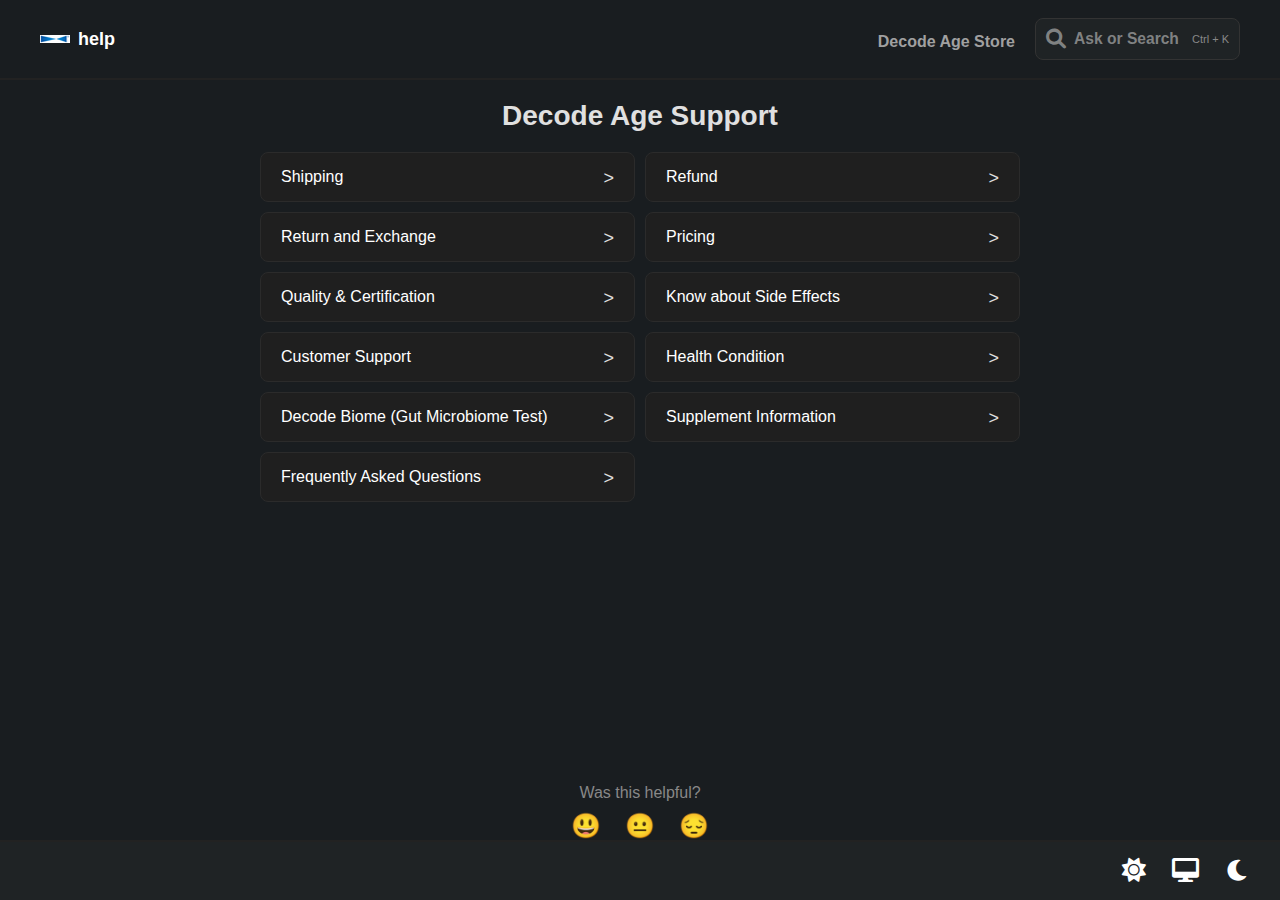
<file: index.html>
<!DOCTYPE html>
<html lang="en">
<head>
    <meta charset="UTF-8">
    <meta name="viewport" content="width=device-width, initial-scale=1.0">
    <title>Framed Website</title>
    <link rel="stylesheet" href="styles.css">
    <link rel="stylesheet" href="styles2.css">
    <link rel="stylesheet" href="https://cdnjs.cloudflare.com/ajax/libs/font-awesome/6.0.0-beta3/css/all.min.css">
    <script>
        function setTheme(theme) {
            // Remove all themes
            document.body.classList.remove('light-theme', 'dark-theme', 'system-theme'); 
    
            // Set the new theme
            document.body.classList.add(theme);
    
            // Save the theme to local storage
            localStorage.setItem('theme', theme);
        }
    
        document.addEventListener("DOMContentLoaded", function () {
            // Check local storage for a saved theme
            const savedTheme = localStorage.getItem('theme');
    
            // Apply the saved theme if it exists
            if (savedTheme) {
                setTheme(savedTheme);
            }
        });
    </script> 
</head>
<body>
    <div class="header">
        <div class="logo">
            <img src="media/image.jpg" alt="Help Logo">
            <span class="help-text">help</span>
        </div>
        <div class="right-link">
            <a href="https://www.youtube.com" target="_blank">Decode Age Store</a>
        </div>
        <div class="search-container">
            <i class="fas fa-search"></i>
            <input type="text" placeholder="Ask or Search" >
            <span class="shortcut">Ctrl + K</span>
        </div>
    </div>

    <!-- <div class="main"> -->
        <div class="main-content">
            <h1>Decode Age Support</h1>
            <div class="option-grid">
                <div class="option"><a href="Shipping/Shipping.html">Shipping</a></div>
                <div class="option"><a href="Refund/Refund.html">Refund</a></div>
                <div class="option"><a href="Return and Exchange/Return and Exchange.html">Return and Exchange</a></div>
                <div class="option"><a href="Pricing/Pricing.html">Pricing</a></div>
                <div class="option"><a href="Quality & Certification/Quality & Certification.html">Quality & Certification</a></div>
                <div class="option"><a href="Know about Side Effects/Know about Side Effects.html">Know about Side Effects</a></div>
                <div class="option"><a href="Customer Support/Customer Support.html">Customer Support</a></div>
                <div class="option"><a href="Health Condition/Health Condition.html">Health Condition</a></div>
                <div class="option"><a href="Decode Biome (Gut Microbiome Test)/Decode Biome (Gut Microbiome Test).html">Decode Biome (Gut Microbiome Test)</a></div>
                <div class="option"><a href="Supplement Information/Supplement Information.html">Supplement Information</a></div>
                <div class="option"><a href="Frequently Asked Questions/Frequently Asked Questions.html">Frequently Asked Questions</a></div>
            </div>
        </div>
    <!-- </div> -->

        <div class="feedback-section">
            <p>Was this helpful?</p>
            <div class="feedback-icons">
                <span class="feedback-icon">😃</span>
                <span class="feedback-icon">😐</span>
                <span class="feedback-icon">😔</span>
            </div>
        </div>
    </div>

    <div class="footer">
        <div class="footer-icons">
            <span class="theme-icon" id="light-theme" onclick="setTheme('light-theme');">
                <i class="fas fa-sun"></i>
            </span>
            <span class="theme-icon active" id="system-theme" onclick="setTheme('system-theme');">
                <i class="fas fa-desktop"></i>
            </span>
            <span class="theme-icon" id="dark-theme" onclick="setTheme('dark-theme');">
                <i class="fas fa-moon"></i>
            </span>
        </div>
    </div>
</body>
</html>
</file>
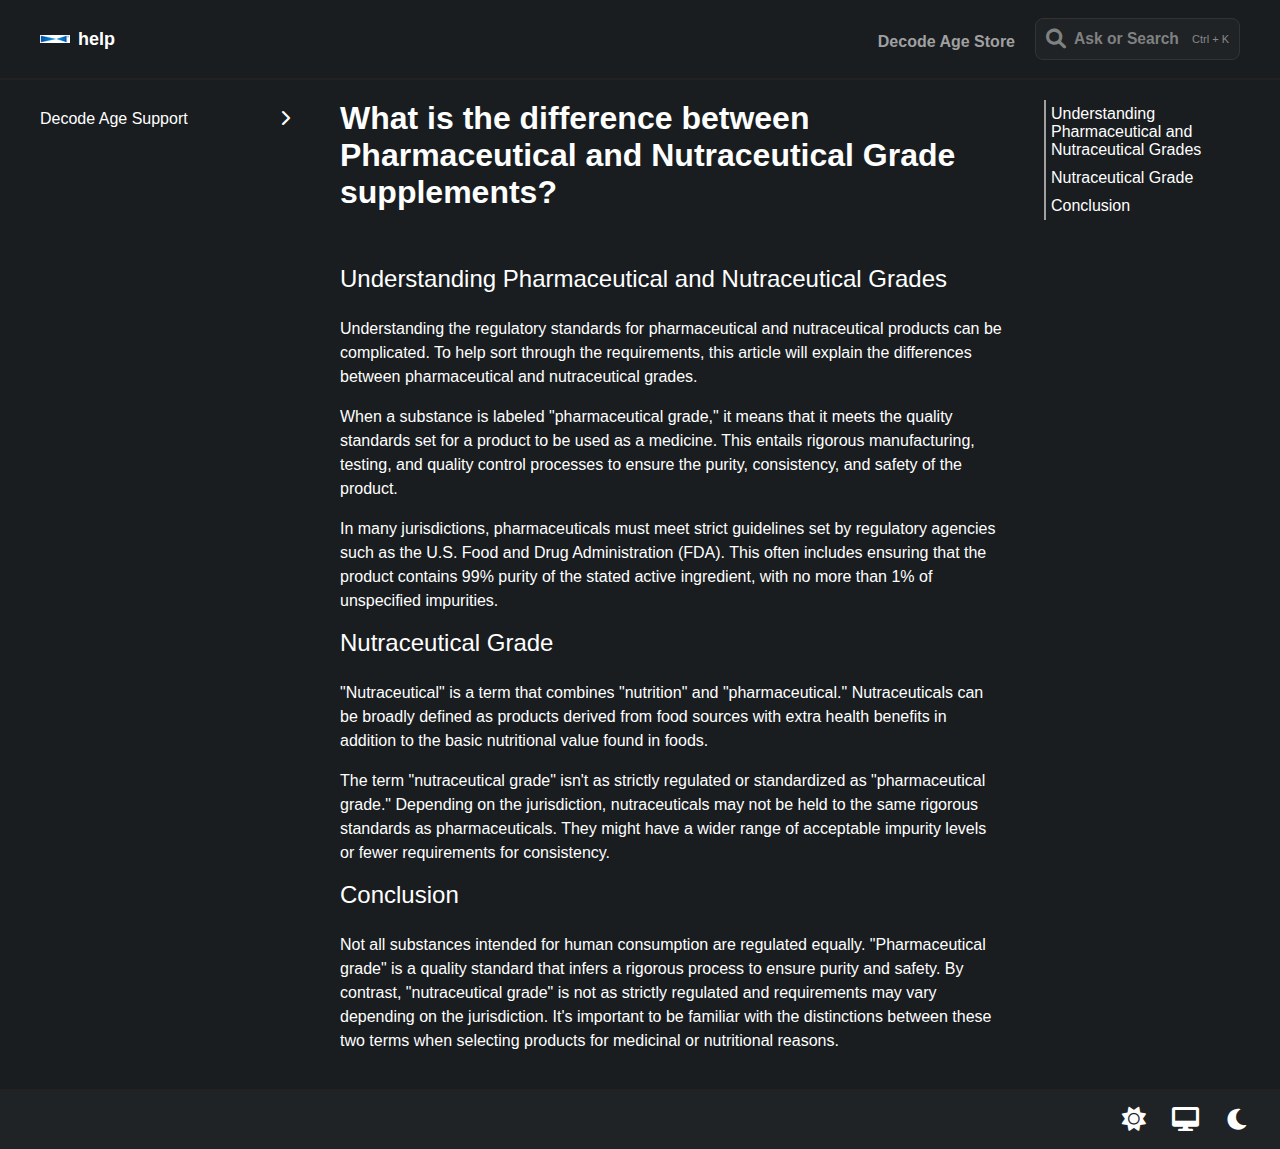
<file: Quality & Certification/sub1.html>
<!DOCTYPE html>
<html lang="en">
<head>
    <meta charset="UTF-8">
    <meta name="viewport" content="width=device-width, initial-scale=1.0">
    <title>Framed Website</title>
    <link rel="stylesheet" href="../styles2.css">
    <link rel="stylesheet" href="https://cdnjs.cloudflare.com/ajax/libs/font-awesome/6.0.0-beta3/css/all.min.css">
    <script>
        function setTheme(theme) {
            // Remove all themes
            document.body.classList.remove('light-theme', 'dark-theme', 'system-theme'); 
    
            // Set the new theme
            document.body.classList.add(theme);
    
            // Save the theme to local storage
            localStorage.setItem('theme', theme);
        }
    
        document.addEventListener("DOMContentLoaded", function () {
            // Check local storage for a saved theme
            const savedTheme = localStorage.getItem('theme');
    
            // Apply the saved theme if it exists
            if (savedTheme) {
                setTheme(savedTheme);
            }
        });
        
        function toggleDropdown(arrow) {
            const dropdownMenu = arrow.parentElement.querySelector('.dropdown-menu');
            
            if (dropdownMenu.style.display === "block") {
                dropdownMenu.style.display = "none";
                arrow.innerHTML = '<i class="fas fa-chevron-right"></i>'; // Right arrow
            } else {
                dropdownMenu.style.display = "block";
                arrow.innerHTML = '<i class="fas fa-chevron-down"></i>'; // Down arrow
            }
        }

    </script>
</head>
<body>
    <div class="header">
        <div class="logo">
            <img src="../media/image.jpg" alt="Help Logo">
            <span class="help-text">help</span>
        </div>
        <div class="right-link">
            <a href="https://www.youtube.com" target="_blank">Decode Age Store</a>
        </div>
        <div class="search-container">
            <i class="fas fa-search"></i>
            <input type="text" placeholder="Ask or Search" >
            <span class="shortcut">Ctrl + K</span>
        </div>
    </div>

    <div class="main">
        <div class="left-sidebar">
            <ul class="dropdown">
                <li class="dropdown-toggle">
                    <span><a href="../index.html">Decode Age Support</a></span>
                    <span class="arrow" onclick="toggleDropdown(this)"><i class="fas fa-chevron-right"></i></span>
                    <ul class="dropdown-menu">
                        <li class="dropdown-toggle">
                            <span><a href="../Shipping/Shipping.html">Shipping</a></span>
                            <span class="arrow" onclick="toggleDropdown(this)"><i class="fas fa-chevron-right"></i></span>
                            <ul class="dropdown-menu">
                                <li class="dropdown-toggle">Cash on Delivery: How Does It Work at Decode Age?</li>
                                <li class="dropdown-toggle">Is Free Shipping Really Free in Decode Age?</li>
                                <li class="dropdown-toggle">Changing Your Order's Shipping Address at Decode Age</li>
                                <li class="dropdown-toggle">How Do I Get My Money Back for Returns at Decode Age?</li>
                                <li class="dropdown-toggle">Are Decode Age's Packing Materials Environmentally Friendly?</li>
                                <li class="dropdown-toggle">What If My Decode Age Package is Missing?</li>
                                <li class="dropdown-toggle">Can I Ship My Decode Age Order to an Address Different from My Profile?</li>
                                <li class="dropdown-toggle">Are There Shipping Fees for My Decode Age Order?</li>
                                <li class="dropdown-toggle">Does Decode Age Ship Orders Internationally?</li>
                                <li class="dropdown-toggle">When Can I Expect My Decode Age Order to Arrive?</li>
                                <li class="dropdown-toggle">Minimum Purchase Requirements at Decode Age</li>
                            </ul>
                        </li>
                        <li class="dropdown-toggle">
                            <span><a href="../Refund/Refund.html">Refund</a></span>
                            <span class="arrow" onclick="toggleDropdown(this)"><i class="fas fa-chevron-right"></i></span>
                            <ul class="dropdown-menu">
                                <li class="dropdown-toggle">Not Sure About Your Purchase? Our 30-Day Return Guide</li>
                                <li class="dropdown-toggle">What if I'm unsatisfied with an opened product?</li>
                            </ul>
                        </li>
                        <li class="dropdown-toggle">
                            <span><a href="../Return and Exchange/Return and Exchange.html">Return and Exchange</a></span>
                            <span class="arrow" onclick="toggleDropdown(this)"><i class="fas fa-chevron-right"></i></span>
                            <ul class="dropdown-menu">
                                <li class="dropdown-toggle">Received Something Different? Here's How to Exchange It</li>
                                <li class="dropdown-toggle">How Do I Exchange My Decode Age Product?</li>
                                <li class="dropdown-toggle">Is it possible to return internationally shipped products?</li>
                            </ul>
                        </li>
                        <li class="dropdown-toggle">
                            <span><a href="../Pricing/Pricing.html">Pricing</a></span>
                            <span class="arrow" onclick="toggleDropdown(this)"><i class="fas fa-chevron-right"></i></span>
                            <ul class="dropdown-menu">
                                <li class="dropdown-toggle">Pricing and Taxes on Your Decode Age Orders</li>
                                <li class="dropdown-toggle">Why Are High-Quality Supplements from Decode Age More Expensive?</li>
                            </ul>
                        </li>
                        <li class="dropdown-toggle">
                            <span><a href="../Quality & Certification/Quality & Certification.html">Quality & Certification</a></span>
                            <span class="arrow" onclick="toggleDropdown(this)"><i class="fas fa-chevron-right"></i></span>
                            <ul class="dropdown-menu">
                                <li class="dropdown-toggle">What is the significance of FDA registration for Decode Age?</li>
                                <li class="dropdown-toggle">Why are all Decode Age supplements Pharmaceutical Grade?</li>
                                <li class="dropdown-toggle">What is the difference between Pharmaceutical and Nutraceutical Grade supplements?</li>
                                <li class="dropdown-toggle">What is the Purity and Efficacy of Decode Age Supplement?</li>
                                <li class="dropdown-toggle">What Certifications Do Your Decode Age Supplements Have?</li>
                            </ul>
                        </li>
                        <li class="dropdown-toggle">
                            <span><a href="../Know about Side Effects/Know about Side Effects.html">Know about Side Effects</a></span>
                            <span class="arrow" onclick="toggleDropdown(this)"><i class="fas fa-chevron-right"></i></span>
                            <ul class="dropdown-menu">
                                <li class="dropdown-toggle">Are there any side effects to using Decode Age supplements?</li>
                            </ul>
                        </li>
                        <li class="dropdown-toggle">
                            <span><a href="../Customer Support/Customer Support.html">Customer Support</a></span>
                            <span class="arrow" onclick="toggleDropdown(this)"><i class="fas fa-chevron-right"></i></span>
                            <ul class="dropdown-menu">
                                <li class="dropdown-toggle">Contact: How can I contact Customer Support for my queries?</li>
                            </ul>
                        </li>
                        <li class="dropdown-toggle">
                            <span><a href="../Health Condition/Health Condition.html">Health Condition</a></span>
                            <span class="arrow" onclick="toggleDropdown(this)"><i class="fas fa-chevron-right"></i></span>
                            <ul class="dropdown-menu">
                                <li class="dropdown-toggle">What Supplements Help with Arthritis?</li>
                                <li class="dropdown-toggle">The Potential of Decode Age Supplements for Managing Diabetes</li>
                                <li class="dropdown-toggle">Which Supplements Help with Menopausal Symptoms?</li>
                            </ul>
                        </li>
                        <li class="dropdown-toggle">
                            <span><a href="../Decode Biome (Gut Microbiome Test)/Decode Biome (Gut Microbiome Test).html">Decode Biome (Gut Microbiome Test)</a></span>
                            <span class="arrow" onclick="toggleDropdown(this)"><i class="fas fa-chevron-right"></i></span>
                            <ul class="dropdown-menu">
                                <li class="dropdown-toggle">What is Decode Biome Test?</li>
                                <li class="dropdown-toggle">How to use Decode Biome Test</li>
                                <li class="dropdown-toggle">Who Can Benefit from a Gut Microbiome Test?</li>
                            </ul>
                        </li>
                        <li class="dropdown-toggle">
                            <span><a href="../Supplement Information/Supplement Information.html">Supplement Information</a></span>
                            <span class="arrow" onclick="toggleDropdown(this)"><i class="fas fa-chevron-right"></i></span>
                            <ul class="dropdown-menu">
                                <li class="dropdown-toggle">NMN Supplement
                                    <ul class="dropdown-menu">
                                        <li class="dropdown-toggle">What are the benefits of NMN Supplement?</li>
                                        <li class="dropdown-toggle">What is NMN (Nicotinamide Mononucleotide) and how does it work?</li>
                                        <li class="dropdown-toggle">Why and How to Choose the Right NMN Supplement</li>
                                        <li class="dropdown-toggle">Can I Take NMN? Understanding Dosage and Guidelines</li>
                                        <li class="dropdown-toggle">Why Choose Uthever® NMN Over Regular NMN?</li>
                                        <li class="dropdown-toggle">NMN Powder vs NMN Capsules: Which Is Best for Longevity?</li>
                                        <li class="dropdown-toggle">NMN Powder Detailed Benefits</li>
                                        <li class="dropdown-toggle">Is Beta or 'β' NMN the same as NMN?</li>
                                        <li class="dropdown-toggle">Benefits and Convenience with NMN Capsules</li>
                                        <li class="dropdown-toggle">Taking NMN While Fasting: Does It Work? A Guide to Benefits & Usage</li>
                                        <li class="dropdown-toggle">Difference Between NMN and LongeVit. Do I need to take both?</li>
                                        <li class="dropdown-toggle">Does NMN Increase Testosterone Levels?</li>
                                    </ul>
                                </li>
                                <li class="dropdown-toggle">LongeVit Supplement
                                    <ul class="dropdown-menu">
                                        <li class="dropdown-toggle">How is LongeVit Best selection for NMN User?</li>
                                        <li class="dropdown-toggle">Can I consume LongeVit? Understanding Dosages and Guidelines</li>
                                    </ul>
                                </li>
                                <li class="dropdown-toggle">Trans Resveratrol Supplement
                                    <ul class="dropdown-menu">
                                        <li class="dropdown-toggle">Japanese Knotweed: Benefits and Uses Explained</li>
                                        <li class="dropdown-toggle">Difference Between Trans-Resveratrol and ResVit</li>
                                        <li class="dropdown-toggle">Can I Take Trans Resveratrol? Understanding Dosage and Guidelines</li>
                                        <li class="dropdown-toggle">What is Trans- Resveratrol? And how does it work?</li>
                                        <li class="dropdown-toggle">What are the Benefits of Trans-Resveratrol Supplement?</li>
                                    </ul>
                                </li>
                                </li>
                                <li class="dropdown-toggle">Ca-AKG Supplement
                                    <ul class="dropdown-menu">
                                        <li class="dropdown-toggle">Difference between AKG, Ca-AKG, and AAKG and Why Ca-AKG Stands Out?</li>
                                        <li class="dropdown-toggle">What is Ca-AKG (Calcium Alpha-Ketoglutarate) and how does it work?</li>
                                        <li class="dropdown-toggle">Can I take Ca-AKG? Understanding Dosages and Guidelines</li>
                                        <li class="dropdown-toggle">How does Ca-AKG supplementation reduce biological age?</li>
                                    </ul>
                                </li>
                                <li class="dropdown-toggle">Spermidine Supplement
                                    <ul class="dropdown-menu">
                                        <li class="dropdown-toggle">What is Spermidine? How does it work?</li>
                                        <li class="dropdown-toggle">Can I take Spermidine? Understanding Dosage and Guidelines</li>
                                        <li class="dropdown-toggle">What is Autophagy?</li>
                                    </ul>
                                </li>
                                <li class="dropdown-toggle">TMG Supplement
                                    <ul class="dropdown-menu">
                                        <li class="dropdown-toggle">What are the benefits of taking TMG supplements?</li>
                                        <li class="dropdown-toggle">Can I consume TMG? Understanding Dosages and Guidelines</li>
                                    </ul>
                                </li>
                                <li class="dropdown-toggle">Trans Pterostilbene Supplement
                                    <ul class="dropdown-menu">
                                        <li class="dropdown-toggle">What is Trans Pterostilbene? How does it work?</li>
                                        <li class="dropdown-toggle">Can I take Trans-Pterostilbene? Understanding Dosage and Guidelines</li>
                                    </ul>
                                </li>
                                <li class="dropdown-toggle">Quercetin Supplement
                                    <ul class="dropdown-menu">
                                        <li class="dropdown-toggle">What is Quercetin? How Does it work?</li>
                                        <li class="dropdown-toggle">Can I take Quercetin? Understanding Dosages and Guidelines</li>
                                        <li class="dropdown-toggle">What are the benefits of Quercetin?</li>
                                    </ul>
                                </li>
                                <li class="dropdown-toggle">Fisetin Supplement
                                    <ul class="dropdown-menu">
                                        <li class="dropdown-toggle">What is Fisetin? How does it work?</li>
                                        <li class="dropdown-toggle">Can I Take Fisetin? Understanding Dosage and Guidelines</li>
                                    </ul>
                                </li>
                                <li class="dropdown-toggle">SeneVit Supplement
                                    <ul class="dropdown-menu">
                                        <li class="dropdown-toggle">What is SeneVit? How does it work?</li>
                                        <li class="dropdown-toggle">Can I Take SeneVit? Understanding Dosage and Guidelines</li>
                                        <li class="dropdown-toggle">Should I take SeneVit instead of Fisetin and Quercetin?</li>
                                    </ul>
                                </li>
                                </li>
                                <li class="dropdown-toggle">SportVit Supplement
                                    <ul class="dropdown-menu">
                                        <li class="dropdown-toggle">What is SportVit? Why is the best Pre-workout?</li>
                                        <li class="dropdown-toggle">Can I Take SportVit? Understanding Dosage and Guidelines</li>
                                    </ul>
                                </li>
                                <li class="dropdown-toggle">ResVit Supplement
                                    <ul class="dropdown-menu">
                                        <li class="dropdown-toggle">What is ResVit?</li>
                                        <li class="dropdown-toggle">Can I take ResVit? Understanding Dosages and Guidelines</li>
                                        <li class="dropdown-toggle">Should I Take ResVit Instead of Trans-Resveratrol and Trans-Pterostilbene?</li>
                                    </ul>
                                </li>
                            </ul>
                        </li>
                        <li class="dropdown-toggle">
                            <span><a href="../Frequently Asked Questions/Frequently Asked Questions.html">Frequently Asked Questions</a></span>
                            <span class="arrow" onclick="toggleDropdown(this)"><i class="fas fa-chevron-right"></i></span>
                            <ul class="dropdown-menu">
                                <li class="dropdown-toggle">Decode Age on Shark Tank</li>
                                <li class="dropdown-toggle">What Supplement should I start with?</li>
                                <li class="dropdown-toggle">Decode Age Portfolio</li>
                                <li class="dropdown-toggle">Decode Age External Links</li>
                                <li class="dropdown-toggle">Storing Decode Age Supplements: Tips and Recommendations</li>
                                <li class="dropdown-toggle">Space Travel and Its Impact on Astronauts' Bone Health</li>
                                <li class="dropdown-toggle">Decoding Sirtuins and NAD connection</li>
                                <li class="dropdown-toggle">What if I have a reaction to one of your products?</li>
                                <li class="dropdown-toggle">Who can take these supplements?</li>
                                <li class="dropdown-toggle">What Is Shelf Life for Decode Age Products?</li>
                                
                            </ul>
                        </li>
                    </ul>
                </li>
            </ul>
        </div>

        

        <div class="main-content" id="section1">
            <h1>What is the difference between Pharmaceutical and Nutraceutical Grade supplements?</h1><br><br><br>
            <h3>Understanding Pharmaceutical and Nutraceutical Grades</h3>
            <p>Understanding the regulatory standards for pharmaceutical and nutraceutical products can be complicated. To help sort through the requirements, this article will explain the differences between pharmaceutical and nutraceutical grades.</p>
        
            <p>When a substance is labeled "pharmaceutical grade," it means that it meets the quality standards set for a product to be used as a medicine. This entails rigorous manufacturing, testing, and quality control processes to ensure the purity, consistency, and safety of the product.</p>
        
            <p>In many jurisdictions, pharmaceuticals must meet strict guidelines set by regulatory agencies such as the U.S. Food and Drug Administration (FDA). This often includes ensuring that the product contains 99% purity of the stated active ingredient, with no more than 1% of unspecified impurities.</p>
   
            <h3 id="section2">Nutraceutical Grade</h3>
            <p>"Nutraceutical" is a term that combines "nutrition" and "pharmaceutical." Nutraceuticals can be broadly defined as products derived from food sources with extra health benefits in addition to the basic nutritional value found in foods.</p>

            <p>The term "nutraceutical grade" isn't as strictly regulated or standardized as "pharmaceutical grade." Depending on the jurisdiction, nutraceuticals may not be held to the same rigorous standards as pharmaceuticals. They might have a wider range of acceptable impurity levels or fewer requirements for consistency.</p>

            <h3 id="section3">Conclusion</h3>
            <p>Not all substances intended for human consumption are regulated equally. "Pharmaceutical grade" is a quality standard that infers a rigorous process to ensure purity and safety. By contrast, "nutraceutical grade" is not as strictly regulated and requirements may vary depending on the jurisdiction. It's important to be familiar with the distinctions between these two terms when selecting products for medicinal or nutritional reasons.</p>
        </div>



        <div class="right-sidebar">
            <ul>
                <li><a href="#section1">Understanding Pharmaceutical and Nutraceutical Grades</a></li>
                <li><a href="#section2">Nutraceutical Grade</a></li>
                <li><a href="#section3">Conclusion</a></li>
            </ul>
        </div>
    </div>

    <div class="footer">
        <div class="footer-icons">
            <span class="theme-icon" id="light-theme" onclick="setTheme('light-theme');">
                <i class="fas fa-sun"></i>
            </span>
            <span class="theme-icon active" id="system-theme" onclick="setTheme('system-theme');">
                <i class="fas fa-desktop"></i>
            </span>
            <span class="theme-icon" id="dark-theme" onclick="setTheme('dark-theme');">
                <i class="fas fa-moon"></i>
            </span>
        </div>
    </div>
</body>
</html>
</file>
<file: styles.css>
h1 {
    font-size: 28px;
    font-weight: bold;
    margin-bottom: 20px;
    color: #e0e0e0;
}

.main-content {
    width: 100%;
    max-width: 800px;
    text-align: center;
    align-self: center;
}

.option a{
    text-decoration: none;
    color: white;
}
.option-grid {
    display: grid;
    grid-template-columns: 1fr 1fr;
    gap: 10px;
}

.option {
    background-color: #1f1f1f;
    padding: 15px 20px;
    text-align: left;
    border: 1px solid #2b2b2b;
    border-radius: 8px;
    cursor: pointer;
    transition: background-color 0.3s, color 0.3s;
    font-size: 16px;
    position: relative;
    color: #e0e0e0;
}

.option::after {
    content: '>';
    position: absolute;
    right: 20px;
    font-size: 18px;
    color: #e0e0e0;
    transition: color 0.3s;
}

.option a:hover {
    color: #007bff;
}

.option:hover::after {
    color: #007bff;
}

.feedback-section {
    margin-top: 30px;
    text-align: center;
    color: #888;
}

.feedback-icons {
    margin-top: 10px;
}

.feedback-icon {
    font-size: 24px;
    margin: 0 10px;
    cursor: pointer;
    transition: color 0.3s;
}

.feedback-icon:hover {
    color: #007bff;
}
</file>
<file: styles2.css>
* {
    margin: 0;
    padding: 0;
    box-sizing: border-box;
    font-family: Arial, sans-serif;
}

body {
    background-color: rgb(25, 29, 32); /* Dark background for the entire body */
    color: white; /* White text color */
    margin: 0;
    min-height: 100vh; /* Ensure body occupies full height */
    display: flex; /* Use flexbox to align footer at the bottom */
    flex-direction: column; /* Stack elements vertically */
}

/* Header Styles */
.header {
    background-color: rgb(25, 29, 32); /* Dark background */
    display: flex;
    align-items: center;
    justify-content: center;
    font-size: 1.5rem;
    height: 80px; /* Increased height of the header */
    border-bottom: 2px solid #222; /* Darker border for the header */
    padding: 0 40px; /* Increased padding for the header */
    position: sticky; /* Make header stick to the top */
    top: 0; /* Position at the top */
    z-index: 1000; /* Ensure it stays above other content */
}

/* Main Content Styles */
.main {
    display: flex; /* Flex layout for sidebars and main content */
    flex: 1; /* Allow main content to expand */
    height: calc(100vh - 140px); /* Adjust height based on header and footer */
}

/* Left Sidebar Styles */
.left-sidebar {
    width: 25%; /* Left sidebar width */
    background-color: rgb(25, 29, 32); /* Dark background */
    padding: 20px; /* Existing padding */
    height: 100%; /* Full height */
    overflow-y: auto; /* Allow scrolling if content overflows */
}








/* Dropdown Menu Styles */
/* Dropdown Menu Styles */
.left-sidebar {
    width: 25%;
    padding: 20px;
    height: 100%;
    overflow-y: auto;
}

.dropdown {
    list-style-type: none;
    padding: 0;
    margin: 0;
}
.dropdown-menu > ul {
    display: none;
}

.dropdown > .dropdown-toggle, .dropdown-toggle a,
.dropdown-menu > .dropdown-toggle {
    cursor: pointer;
    padding: 10px;
    color: white;
    border-radius: 5px;
    margin-bottom: 5px;
    position: relative;
}

.dropdown > .dropdown-toggle:hover,
.dropdown-menu > .dropdown-toggle:hover {
    background-color: #333;
}

.dropdown-menu > .dropdown-toggle {
    border-left: solid 1px  #A0A0A0;
    border-radius: 0px 5px 5px 0px;
    border-width: 2px;
    margin-bottom: 0px ;
}

.dropdown-menu > .dropdown-toggle:hover{
    border-left: solid 1px #007bff;
    border-radius: 0px 5px 5px 0px;
    border-width: 2px;
    margin-bottom: 0px ;
}

.dropdown-menu > .dropdown-toggle a:hover{
    color: #007bff;
}



.dropdown > .dropdown-toggle .arrow,
.dropdown-menu > .dropdown-toggle .arrow {
    float: right;
    transition: transform 0.3s ease;
}

.dropdown-menu {
    display: none;
    list-style-type: none;
    padding-left: 20px;
    margin-top: 10px;
    border-radius: 5px;
}

.dropdown-menu li {
    padding: 8px;
    margin-bottom: 5px;
    border-radius: 5px;
    color: white;
    position: relative;
}

.dropdown > .dropdown-toggle a{
    background-color: transparent;
}
.dropdown-menu li .arrow {
    float: right;
}

.dropdown-menu li:hover {
    background-color: #666;
}

/* Rotating the Arrow */
.dropdown-toggle.active .arrow {
    content: "\25BC"; /* Unicode for down arrow */
    transform: rotate(0deg); /* Down arrow */
}



.dropdown-toggle a{
    text-decoration: none;
}



/* Main Content Area */
.main-content {
    flex: 1; /* Take remaining space */
    padding: 20px; /* Existing padding */
    background-color: rgb(25, 29, 32); /* Dark background */
}


main-content h1 {
    font-size: 2em;
    font-weight: bolder;
    margin-bottom: 0.5em;
}

.main-content h3 {
    font-size: 1.5em;
    font-weight: normal;
    margin-bottom: 1em;
}

.main-content p {
    font-size: 1em;
    line-height: 1.5;
    margin-bottom: 1em;
}

.main-content ul {
    list-style-type: disc;
    margin-left: 20px;
}

.main-content ul li {
    margin-bottom: 0.5em;
}

/* Right Sidebar Styles */
.right-sidebar {
    width: 20%; /* Right sidebar width */
    background-color: rgb(25, 29, 32); /* Dark background */
    padding: 20px; /* Existing padding */
    height: 100%; /* Full height */
    overflow-y: auto; /* Allow scrolling if content overflows */
}

.right-sidebar li{
    list-style: none;
    border-left: solid 1px  #A0A0A0;;
    border-radius: 0px 5px 5px 0px;
    border-width: 2px;
    margin-bottom: 0px ;
    padding: 5px;
}


.light-theme .right-sidebar li a{
    text-decoration: none;
    color:  rgb(25, 29, 32);
}

.dark-theme .right-sidebar li a{
    text-decoration: none;
    color: white;
}
.right-sidebar li:hover {
    border-left: solid 1px #007bff;
    border-radius: 0px 5px 5px 0px;
    border-width: 2px;
    margin-bottom: 0px ;
}

.right-sidebar li a{
    text-decoration: none;
    color:  white;
}

.right-sidebar li a:active{
    text-decoration: none;
    color:  #007bff;
}


/* right section */
/* General styling for sections */
section {
    padding: 20px;
    margin: 10px;
    border: 2px solid #ddd;
}

/* Default color for all sections */
section {
    background-color: #f0f0f0;
}

/* Styling for section 1 when active */
section.section1.active {
    background-color: #007bff;
}

/* Styling for section 2 when active */
section.section2.active {
    background-color: #007bff;
}

/* Styling for section 3 when active */
section.section3.active {
    background-color: #007bff;
}




/* Footer Styles */
.footer {
    background-color: rgb(31, 35, 37); /* Footer background */
    display: flex;
    justify-content: flex-end; /* Aligns the content to the right */
    align-items: center;
    height: 60px;
    border-top: 2px solid #222; /* Darker border for the footer */
    padding-right: 20px; /* Adds some padding on the right side */
    padding-left: 20px; /* Added padding on the left side */
}

/* Theme Icon Styles */
.theme-icon {
    margin: 0 10px; /* Space between icons */
    font-size: 1.5rem;
    cursor: pointer;
}

.theme-icon:hover {
    color: #ff5f87; /* Color change on hover */
}

/* Light Theme Styles */
/* Light Theme Styles */
.light-theme {
    background-color: rgb(241, 245, 247); /* Light background for the entire body */
    color: rgb(25, 29, 32); /* Dark text */
}

.light-theme .header, .light-theme .left-sidebar, .light-theme .right-sidebar, .light-theme .main-content {
    background-color: rgb(241, 245, 247); /* Light theme colors for header and sidebars */
    color: rgb(25, 29, 32); /* Dark text */
}

.light-theme .footer, .light-theme .dropdown-toggle {
    background-color: rgb(224, 228, 230); /* Footer background for light theme */
    color: rgb(25, 29, 32); /* Dark text for footer */
}


.light-theme .dropdown-toggle a{
    background-color: rgb(224, 228, 230); /* Footer background for light theme */
    color: rgb(25, 29, 32); /* Dark text for footer */
}

.light-theme .dropdown-menu, .light-theme .dropdown-menu li{
    background-color: rgba(224, 228, 230, 0.692); /* Footer background for light theme */
    color: rgb(25, 29, 32); /* Dark text for footer */
}
.light-theme .dropdown-menu:hover, .light-theme .dropdown-menu li:hover,
.light-theme .dropdown > .dropdown-toggle:hover,
.light-theme .dropdown-menu > .dropdown-toggle:hover{
    background-color: rgba(224, 228, 230, 0.692); /* Footer background for light theme */
    color: rgb(25, 29, 32); /* Dark text for footer */
}

.light-theme .help-text{
    color: rgb(25, 29, 32); /* Dark text for footer */   
}

.light-theme  .search-container, .light-theme .option {
    background-color: rgb(224, 228, 230); /* Footer background for light theme */
    border: #888;
}

.dropdown-menu > .dropdown-toggle:hover{
    color: #007bff;
}

.dropdown-menu > .dropdown-toggle a:hover{
    color: #007bff;
}
.light-theme .option a{
    color: #000;
}

.light-theme .header,
.light-theme .footer {
    border: 2px solid rgb(229, 233, 234); /* Set border color */
}

.dark-theme .dropdown > .dropdown-toggle >.arrow i {
    color: white; /* Set the color of the icons to white */
}

.light-theme .dropdown > .dropdown-toggle >.arrow i {
    color: rgb(25, 29, 32); /* Set the color of the icons to white */
}

/* Dark Theme Styles */
.dark-theme {
    background-color: rgb(25, 29, 32); /* Dark background */
    color: white; /* Light text */
}

.dark-theme .header, .dark-theme .left-sidebar, .dark-theme .right-sidebar, .dark-theme {
    background-color: rgb(25, 29, 32); /* Dark background */
    color: white; /* Light text */
}

/* System Theme (default) */
.system-theme {
    background-color: rgb(25, 29, 32); /* Dark background */
    color: white; /* Light text */
}

/* Custom Scrollbar Styles */
::-webkit-scrollbar {
    width: 8px; /* Width of the scrollbar */
}

::-webkit-scrollbar-thumb {
    background-color: #888; /* Default color for scrollbar thumb */
    border-radius: 10px; /* Rounded corners */
}

::-webkit-scrollbar-thumb:hover {
    background-color: #555; /* Darker color on hover */
}

/* Light Theme Scrollbar */
.light-theme ::-webkit-scrollbar-thumb {
    background-color: #ccc; /* Light color for scrollbar thumb in light theme */
}

.light-theme ::-webkit-scrollbar-thumb:hover {
    background-color: #aaa; /* Lighter on hover in light theme */
}

/* Dark Theme Scrollbar */
.dark-theme ::-webkit-scrollbar-thumb {
    background-color: #444; /* Dark color for scrollbar thumb in dark theme */
}

.dark-theme ::-webkit-scrollbar-thumb:hover {
    background-color: #666; /* Lighter on hover in dark theme */
}

/* Additional Reset and Basic Styles */
.header-container {
    display: flex;
    justify-content: flex-end;
    align-items: center;
    background-color: #2C2C2C; /* Dark background */
    padding: 10px 20px; /* Existing padding */
    height: 60px;
    border-bottom: 1px solid #444; /* Keep border same */
}

.logo {
    display: flex;
    align-items: center;
    margin-right: auto; /* Pushes the logo to the left */
}

.logo img {
    width: 30px;
    height: auto;
}

.help-text {
    color: white;
    font-size: 18px;
    margin-left: 8px;
    font-weight:bolder;
}

.right-link a {
    font-size: 16px;
    color: #A0A0A0;
    text-decoration: none;
    margin-right: 20px; /* Space between the text and the search box */
    font-weight:bolder;
}

.right-link a:hover {
    text-decoration: none;
}

/* Search Box Styles */
.search-container {
    display: flex;
    align-items: center;
    background-color: rgb(31, 35, 37); /* Change to match body background */
    padding: 10px; /* Existing padding */
    border-radius: 8px;
    border: 1px solid #333;
    transition: background-color 0.3s ease;
}

.search-container:hover {
    background-color: #555; /* Lighter on hover */
}

.search-container i {
    font-size: 20px;
    color: #cccccc91;
    margin-right: 8px;
}

.search-container input {
    background-color: transparent; /* Transparent background for input */
    border: none; /* No border */
    color: white; /* White text color */
    outline: none; /* Remove outline */
    font-size: 13px; /* Font size */
    width: 110px;
    margin-right: 8px; /* Space on right */
}

.search-container input::placeholder {
    font-size: larger;
    font-weight: bolder;
    color: #cccccc91; /* Placeholder color */
}

.shortcut {
    color: #888; /* Shortcut text color */
    font-size: 11px; /* Font size */
}
</file>
